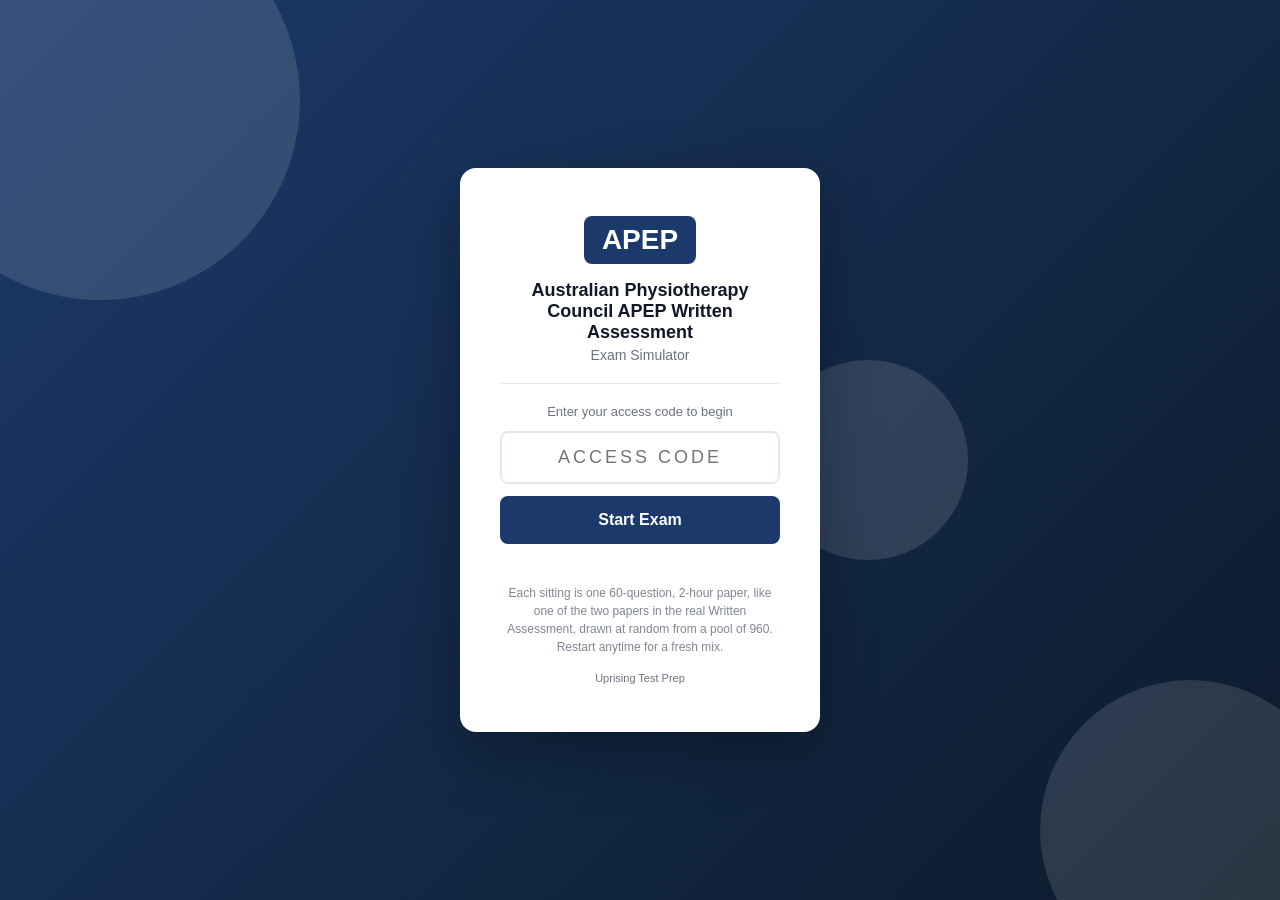
<file: index.html>
<!DOCTYPE html>
<html lang="en">
<head>
  <meta charset="UTF-8" />
  <meta name="viewport" content="width=device-width, initial-scale=1.0, viewport-fit=cover" />
  <meta name="apple-mobile-web-app-capable" content="yes" />
  <meta name="apple-mobile-web-app-status-bar-style" content="black-translucent" />
  <title>APEP Exam Simulator</title>
  <link rel="stylesheet" href="style.css" />
</head>
<body>

<div id="access-gate">
  <div class="gate-bg-shapes">
    <div class="shape shape-1"></div>
    <div class="shape shape-2"></div>
    <div class="shape shape-3"></div>
  </div>
  <div class="gate-card">
    <div class="gate-logo">
      <div class="logo-badge">APEP</div>
    </div>
    <h1 class="gate-title">Australian Physiotherapy Council APEP Written Assessment</h1>
    <p class="gate-subtitle">Exam Simulator</p>
    <div class="gate-divider"></div>
    <p class="gate-instruction">Enter your access code to begin</p>
    <input type="text" id="access-code-input" class="gate-input"
           placeholder="Access Code" autocomplete="off"
           maxlength="20" spellcheck="false" />
    <button id="access-btn" class="gate-btn">Start Exam</button>
    <p id="access-error" class="gate-error"></p>
    <p class="gate-pool-note">Each sitting is one 60-question, 2-hour paper, like one of the two papers in the real Written Assessment, drawn at random from a pool of 960. Restart anytime for a fresh mix.</p>
    <p class="gate-hint">Uprising Test Prep</p>
  </div>
</div>

<div id="app" style="display:none">
  <header class="top-bar">
    <div class="bar-left">
      <span class="bar-logo">APEP</span>
      <span class="bar-title">Exam Simulator</span>
    </div>
    <div class="bar-right">
      <span class="bar-timer" id="timer-display">--:--</span>
      <button class="bar-btn" id="flag-btn">Flag</button>
      <button class="bar-btn bar-btn-primary" id="submit-btn">
        <span class="btn-full">Submit Exam</span>
        <span class="btn-short">Submit</span>
      </button>
    </div>
  </header>

  <div class="progress-strip">
    <div class="progress-bar" id="progress-bar"></div>
  </div>

  <main class="exam-main">
    <div class="question-panel">
      <div class="q-meta">
        <span id="q-counter"></span>
        <span class="q-pool-chip" title="This sitting is one 60-question paper drawn at random from a pool of 960. Restart for a fresh mix.">960 Questions Available</span>
        <span id="q-domain" class="q-domain-tag"></span>
        <span id="q-flag-indicator" class="flag-chip" style="display:none">Flagged</span>
      </div>
      <!-- Shared text for a linked cluster (a clinical case, a reading
           passage). It sits ABOVE the stem, which is the one thing that
           legitimately precedes it, and repeats on every question in the
           cluster so nobody has to page backwards. -->
      <div id="q-cluster-wrap" class="cluster-wrap" style="display:none"></div>
      <p id="question-text" class="q-text"></p>
      <!-- The picture sits BELOW the question text so the simulator matches
           the printed book exactly: stem, then picture, then options. They
           used to disagree (book put the picture under the stem, simulator put
           it above), so no single wording could be true in both places, and
           184 of MLPAO's 185 image questions said "shown above" while the
           book printed the picture below the sentence. Write stems with
           neutral wording ("the strip shown", "the diagram shows") and this
           whole class of bug cannot come back. -->
      <div id="q-image-wrap" style="display:none; margin-bottom:14px;"></div>
      <div id="options-list" class="options-list"></div>
      <div id="explanation-box" class="explanation-box" style="display:none">
        <div class="explanation-label">Explanation</div>
        <p id="explanation-text" class="explanation-text"></p>
      </div>
    </div>
    <div class="nav-bar">
      <button class="nav-btn" id="prev-btn">&#8592; Prev</button>
      <button class="nav-btn nav-btn-map" id="map-btn">Question Map</button>
      <button class="nav-btn nav-btn-next" id="next-btn">Next &#8594;</button>
    </div>
  </main>
</div>

<!-- Question Map Modal -->
<div id="map-modal" style="display:none">
  <div class="map-backdrop" id="map-backdrop"></div>
  <div class="map-panel">
    <div class="map-header">
      <span class="map-title">Question Map</span>
      <button id="map-close" class="map-close-btn">&#x2715; Close</button>
    </div>
    <div class="map-legend">
      <span class="leg-item"><span class="leg-swatch leg-answered"></span>Answered</span>
      <span class="leg-item"><span class="leg-swatch leg-flagged"></span>Flagged</span>
      <span class="leg-item"><span class="leg-swatch leg-unanswered"></span>Unanswered</span>
    </div>
    <div id="q-grid" class="q-grid"></div>
  </div>
</div>

<div id="results-screen" style="display:none">
  <div class="results-card">
    <div class="res-header">
      <div class="res-badge">APEP</div>
      <h2 id="res-status" class="res-status"></h2>
      <p id="res-score" class="res-score"></p>
      <p class="mode-pool-note">The real Written Assessment reports one scaled score of 500 and the Council publishes no percentage pass mark, so this score is a practice benchmark, not a prediction of your result.</p>
    </div>
    <div id="res-domains" class="res-domains"></div>
    <p class="mode-pool-note">This sitting drew 60 questions from a pool of 960. Restart for a fresh mix.</p>
    <button id="res-review-btn" class="res-btn">Review Answers</button>
    <button id="res-restart-btn" class="res-btn res-btn-secondary">Restart</button>
  </div>
</div>

<script src="questions.js"></script>
<script src="app.js"></script>
</body>
</html>
</file>
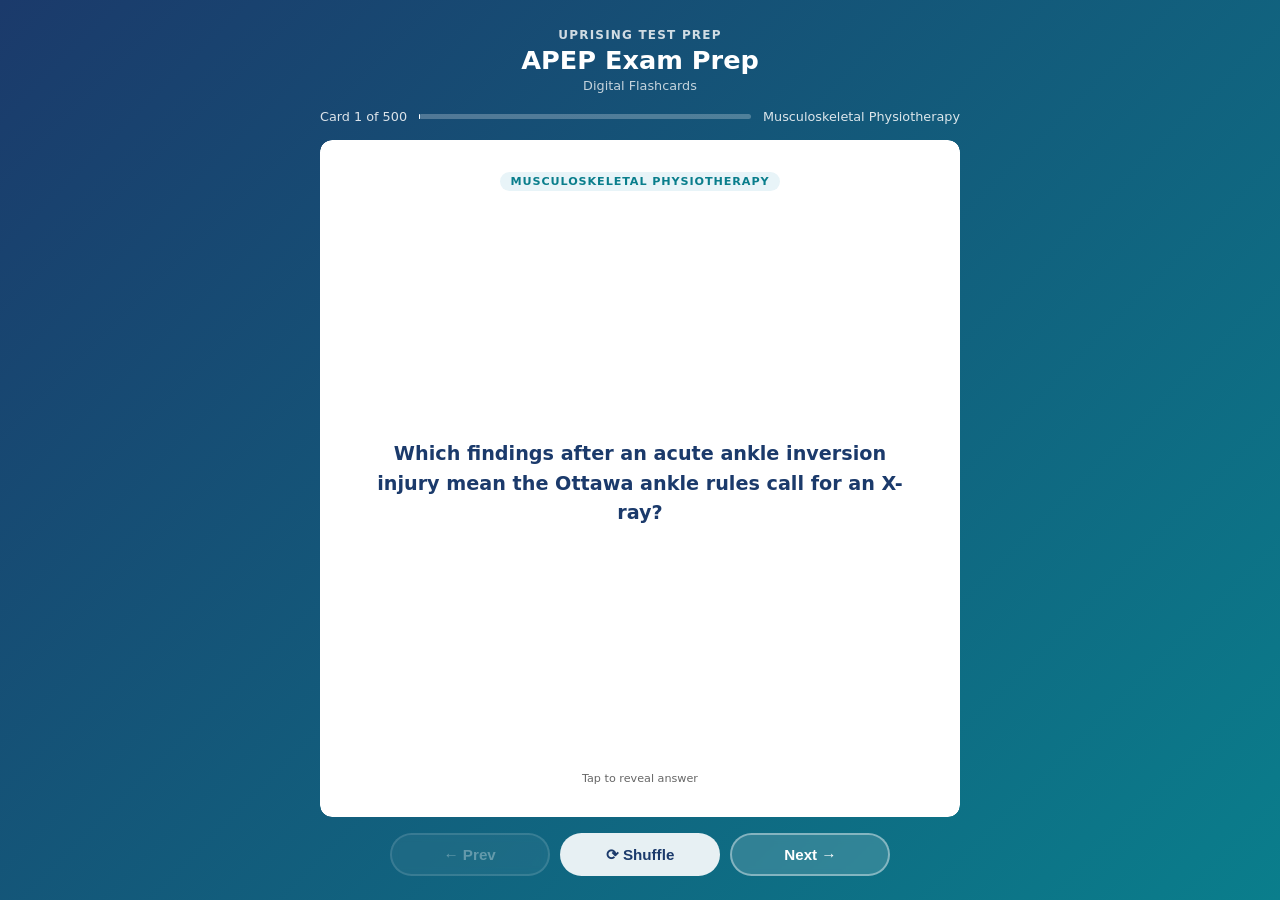
<file: flashcards/index.html>
<!DOCTYPE html>
<html lang="en">
<head>
  <meta charset="UTF-8">
  <meta name="viewport" content="width=device-width, initial-scale=1.0">
  <title>APEP Exam Prep: Flashcards</title>
  <style>
    :root {
      --blue:   #1B3A6B;
      --teal:   #0A7E8C;
      --ltblue: #E8F4F8;
      --white:  #FFFFFF;
      --text:   #1A1A1A;
      --muted:  #666;
      --radius: 12px;
    }
    * { box-sizing: border-box; margin: 0; padding: 0; }
    html, body { height: 100%; }
    body {
      font-family: 'Segoe UI', system-ui, sans-serif;
      background: linear-gradient(135deg, var(--blue) 0%, var(--teal) 100%);
      /* Pinned, not min-height: the page must never grow, or the controls
         get pushed below the fold on iOS where 100dvh and height:100%
         disagree. The height:100% rule above is the pre-dvh fallback. */
      height: 100dvh;
      max-height: 100dvh;
      overflow: hidden;
      display: flex;
      flex-direction: column;
      align-items: center;
      padding: 1.25rem 1rem 1rem;
      gap: 0.75rem;
      overflow-x: hidden;
    }
    header { text-align: center; color: #fff; flex-shrink: 0; }
    header .brand { font-size: 0.75rem; font-weight: 700; letter-spacing: 0.1em; opacity: 0.8; text-transform: uppercase; }
    header h1 { font-size: 1.3rem; font-weight: 800; margin-top: 0.2rem; }
    header .subtitle { font-size: 0.8rem; opacity: 0.75; margin-top: 0.15rem; }
    #progress-info {
      display: flex; align-items: center; gap: 0.75rem;
      color: rgba(255,255,255,0.85); font-size: 0.8rem;
      flex-shrink: 0; width: 100%; max-width: 640px;
    }
    #progress-bar-track {
      flex: 1; background: rgba(255,255,255,0.25);
      border-radius: 4px; height: 5px;
    }
    #progress-bar-fill { height: 100%; background: #fff; border-radius: 4px; transition: width 0.3s; }
    .card-scene {
      width: 100%; max-width: 640px;
      perspective: 1200px;
      cursor: pointer;
      flex: 1; min-height: 0;
      display: flex; flex-direction: column;
    
      /* WebKit does not clip overflow inside a preserve-3d context, so the
         answer pane's own clip is dropped and a long answer paints over the
         Prev/Next row. This element only sets the perspective and is NOT
         itself in the 3D context, so its clip is honoured in every engine. */
      overflow: hidden;
      border-radius: var(--radius);
    }
    .card-inner {
      position: relative; width: 100%;
      flex: 1; min-height: 0;
      transition: transform 0.55s cubic-bezier(.4,0,.2,1);
      transform-style: preserve-3d;
    }
    .card-scene.flipped .card-inner { transform: rotateY(180deg); }
    .card-face {
      position: absolute; inset: 0;
      backface-visibility: hidden; -webkit-backface-visibility: hidden;
      border-radius: var(--radius);
      display: flex; flex-direction: column;
      padding: 1.5rem 1.75rem;
      box-shadow: 0 12px 40px rgba(0,0,0,0.2);
      overflow: hidden;
    
      /* Painting through a mask forces WebKit to allocate a real clipping
         layer for a 3D-transformed element, which is what makes the
         overflow:hidden and the rounded corners above actually apply. */
      -webkit-mask-image: -webkit-radial-gradient(#fff, #000);
              mask-image: radial-gradient(#fff, #000);
    }
    .card-front { background: var(--white); align-items: center; justify-content: center; }
    .card-back  { background: var(--ltblue); transform: rotateY(180deg); }
    .card-badge {
      font-size: 0.7rem; font-weight: 700; text-transform: uppercase;
      letter-spacing: 0.08em;
      background: var(--ltblue); color: var(--teal);
      padding: 0.2rem 0.65rem; border-radius: 20px;
      margin-bottom: 0.85rem; flex-shrink: 0;
    }
    .card-back .card-badge { background: rgba(10,126,140,0.12); }
    .card-front .q-text {
      font-size: 1.1rem; font-weight: 600; color: var(--blue); line-height: 1.55;
      text-align: center; overflow-y: auto; flex: 1;
      display: flex; align-items: center; justify-content: center;
      scrollbar-width: thin; scrollbar-color: rgba(27,58,107,0.3) transparent;
    }
    .card-back .a-label { font-size: 0.7rem; font-weight: 700; color: var(--teal); text-transform: uppercase; letter-spacing: 0.08em; margin-bottom: 0.4rem; flex-shrink: 0; }
    .card-back .a-text  {
      font-size: 0.975rem; color: var(--text); line-height: 1.65;
      overflow-y: auto; flex: 1; min-height: 0; padding-right: 4px;
      scrollbar-width: thin; scrollbar-color: rgba(10,126,140,0.4) transparent;
    
      -webkit-overflow-scrolling: touch;
      overscroll-behavior: contain;
    }
    .card-back .a-text::-webkit-scrollbar { width: 4px; }
    .card-back .a-text::-webkit-scrollbar-track { background: transparent; }
    .card-back .a-text::-webkit-scrollbar-thumb { background: rgba(10,126,140,0.4); border-radius: 4px; }
    .tap-hint { flex-shrink: 0; margin-top: 0.6rem; font-size: 0.7rem; color: var(--muted); text-align: center; }
    .card-back .tap-hint { color: var(--teal); opacity: 0.7; }
    .controls {
      display: flex; gap: 0.65rem; flex-wrap: nowrap;
      justify-content: center; flex-shrink: 0;
      width: 100%; max-width: 640px;
      padding-bottom: env(safe-area-inset-bottom, 0px);
    }
    .btn {
      padding: 0.6rem 1.2rem; border-radius: 50px;
      border: 2px solid rgba(255,255,255,0.4);
      background: rgba(255,255,255,0.15); color: #fff;
      font-weight: 700; font-size: 0.875rem; cursor: pointer;
      transition: all 0.2s; backdrop-filter: blur(4px);
      white-space: nowrap; flex: 1; max-width: 160px;
    }
    .btn:hover { background: rgba(255,255,255,0.3); border-color: rgba(255,255,255,0.7); }
    .btn:active { transform: scale(0.96); }
    .btn:disabled { opacity: 0.35; cursor: not-allowed; }
    .btn.btn-primary { background: rgba(255,255,255,0.9); color: var(--blue); border-color: transparent; }
    .btn.btn-primary:hover { background: #fff; }
    #loading { color: rgba(255,255,255,0.8); font-size: 1rem; text-align: center; padding: 3rem; flex: 1; }
    @media (min-width: 768px) {
      body { padding: 1.75rem 1.5rem 1.5rem; gap: 1rem; }
      header h1 { font-size: 1.6rem; }
      .card-face { padding: 2rem 2.5rem; }
      .card-front .q-text { font-size: 1.2rem; }
      .card-back .a-text { font-size: 1.05rem; }
      .btn { font-size: 0.95rem; padding: 0.65rem 1.4rem; }
    }
    @media (max-width: 380px) {
      body { padding: 0.75rem; gap: 0.5rem; }
      header .brand { font-size: 0.65rem; }
      header h1 { font-size: 1.1rem; }
      header .subtitle { display: none; }
      .card-face { padding: 1rem 1.1rem; }
      .card-front .q-text { font-size: 0.975rem; }
      .card-back .a-text { font-size: 0.875rem; }
      .btn { font-size: 0.8rem; padding: 0.5rem 0.75rem; }
    }
  </style>
</head>
<body>
<header>
  <div class="brand">Uprising Test Prep</div>
  <h1>APEP Exam Prep</h1>
  <div class="subtitle">Digital Flashcards</div>
</header>
<div id="progress-info">
  <span id="card-counter">Card 1</span>
  <div id="progress-bar-track"><div id="progress-bar-fill" style="width:0%"></div></div>
  <span id="domain-label"></span>
</div>
<div id="loading">Loading flashcards...</div>
<div class="card-scene" id="card-scene" style="display:none" onclick="flipCard()">
  <div class="card-inner" id="card-inner">
    <div class="card-face card-front">
      <div class="card-badge" id="front-badge"></div>
      <div class="q-text" id="q-text"></div>
      <div class="tap-hint">Tap to reveal answer</div>
    </div>
    <div class="card-face card-back">
      <div class="card-badge" id="back-badge">Answer</div>
      <div class="a-label">Answer</div>
      <div class="a-text" id="a-text"></div>
      <div class="tap-hint">Tap to flip back</div>
    </div>
  </div>
</div>
<div class="controls" id="controls" style="display:none">
  <button class="btn" id="prev-btn" onclick="event.stopPropagation();move(-1)" disabled>&#8592; Prev</button>
  <button class="btn btn-primary" onclick="event.stopPropagation();shuffleCards()">&#10227; Shuffle</button>
  <button class="btn" id="next-btn" onclick="event.stopPropagation();move(1)">Next &#8594;</button>
</div>
<script>
const DOMAIN_LABELS = {
  musculoskeletal_physiotherapy: "Musculoskeletal Physiotherapy",
  neurological_physiotherapy: "Neurological Physiotherapy",
  cardiorespiratory_physiotherapy: "Cardiorespiratory Physiotherapy",
};
let cards   = [];
let current = 0;
async function init() {
  try {
    const res = await fetch('flashcards.json');
    if (!res.ok) throw new Error('Network error');
    cards = await res.json();
    document.getElementById('loading').style.display    = 'none';
    document.getElementById('card-scene').style.display = 'flex';
    document.getElementById('controls').style.display   = 'flex';
    show();
  } catch (e) {
    document.getElementById('loading').textContent = 'Error loading flashcards. Please try refreshing.';
  }
}
function domainLabel(key) {
  return DOMAIN_LABELS[key] || key.replace(/_/g, ' ').replace(/\b\w/g, c => c.toUpperCase());
}
function show() {
  const c = cards[current];
  document.getElementById('card-scene').classList.remove('flipped');
  document.getElementById('a-text').scrollTop = 0;
  const label = domainLabel(c.domain || c.chapter || '');
  document.getElementById('q-text').textContent       = c.front;
  document.getElementById('a-text').textContent       = c.back;
  document.getElementById('front-badge').textContent  = label;
  document.getElementById('back-badge').textContent   = label;
  document.getElementById('card-counter').textContent = `Card ${current+1} of ${cards.length}`;
  document.getElementById('domain-label').textContent = label;
  document.getElementById('progress-bar-fill').style.width = `${((current+1)/cards.length*100).toFixed(1)}%`;
  document.getElementById('prev-btn').disabled = current === 0;
  document.getElementById('next-btn').disabled = current === cards.length - 1;
}
function flipCard() { document.getElementById('card-scene').classList.toggle('flipped'); }
function move(dir) {
  const next = current + dir;
  if (next < 0 || next >= cards.length) return;
  current = next; show();
}
function shuffleCards() {
  for (let i = cards.length - 1; i > 0; i--) {
    const j = Math.floor(Math.random() * (i+1));
    [cards[i], cards[j]] = [cards[j], cards[i]];
  }
  current = 0; show();
}
document.addEventListener('keydown', e => {
  if (e.key === 'ArrowRight' || e.key === 'ArrowDown') move(1);
  else if (e.key === 'ArrowLeft' || e.key === 'ArrowUp') move(-1);
  else if (e.key === ' ' || e.key === 'Enter') { e.preventDefault(); flipCard(); }
});
init();
</script>
</body>
</html>
</file>
<file: style.css>
/* APEP Exam Simulator, Styles */
:root {
  --primary:   #1B3A6B;
  --pass:      #059669;
  --fail:      #DC2626;
  --bg:        #F3F4F8;
  --card:      #FFFFFF;
  --border:    #E2E8F0;
  --text:      #111827;
  --muted:     #6B7280;
  --radius:    10px;
}
*, *::before, *::after { box-sizing: border-box; margin: 0; padding: 0; }
body {
  font-family: -apple-system, BlinkMacSystemFont, "Segoe UI", sans-serif;
  background: var(--bg);
  color: var(--text);
  height: 100vh;
  height: 100dvh;
  overflow: hidden;
  -webkit-text-size-adjust: 100%;
}

/* ── Access Gate ─────────────────────────────────────────────────────────── */
#access-gate {
  display: flex;
  align-items: center;
  justify-content: center;
  height: 100vh;
  height: 100dvh;
  background: linear-gradient(135deg, var(--primary) 0%, #0d1b2a 100%);
  position: relative;
  overflow: hidden;
  padding: 20px;
  padding-top: max(20px, env(safe-area-inset-top));
  padding-bottom: max(20px, env(safe-area-inset-bottom));
}
.gate-bg-shapes { position: absolute; inset: 0; pointer-events: none; }
.shape { position: absolute; border-radius: 50%; opacity: .12; background: #fff; }
.shape-1 { width: 400px; height: 400px; top: -100px; left: -100px; }
.shape-2 { width: 300px; height: 300px; bottom: -80px; right: -60px; }
.shape-3 { width: 200px; height: 200px; top: 40%; left: 60%; }
.gate-card {
  background: #fff;
  border-radius: 16px;
  padding: 48px 40px;
  text-align: center;
  width: 100%;
  max-width: 360px;
  position: relative;
  z-index: 1;
  box-shadow: 0 20px 60px rgba(0,0,0,.3);
}
.logo-badge {
  display: inline-block;
  background: var(--primary);
  color: #fff;
  font-weight: 800;
  font-size: 28px;
  padding: 8px 18px;
  border-radius: 8px;
}
.gate-title { font-size: 18px; font-weight: 700; margin-top: 16px; color: var(--text); }
.gate-subtitle { color: var(--muted); font-size: 14px; margin-top: 4px; }
.gate-divider { height: 1px; background: var(--border); margin: 20px 0; }
.gate-instruction { font-size: 13px; color: var(--muted); margin-bottom: 12px; }
.gate-input {
  width: 100%;
  padding: 14px 16px;
  border: 2px solid var(--border);
  border-radius: 8px;
  font-size: 18px;
  text-align: center;
  text-transform: uppercase;
  letter-spacing: 3px;
  outline: none;
}
.gate-input:focus { border-color: var(--primary); }
.gate-btn {
  width: 100%;
  margin-top: 12px;
  padding: 15px;
  background: var(--primary);
  color: #fff;
  border: none;
  border-radius: 8px;
  font-size: 16px;
  font-weight: 600;
  cursor: pointer;
  -webkit-tap-highlight-color: transparent;
}
.gate-btn:hover { opacity: .9; }
.gate-error { color: var(--fail); font-size: 13px; margin-top: 8px; min-height: 18px; }
.gate-hint { color: var(--muted); font-size: 11px; margin-top: 16px; }
.gate-pool-note { color: var(--muted); opacity: .85; font-size: 12px; margin-top: 14px; line-height: 1.5; }
.mode-pool-note { color: var(--muted); opacity: .85; font-size: 12.5px; text-align: center; margin: 4px 0 16px; line-height: 1.5; }

/* ── App shell ───────────────────────────────────────────────────────────── */
#app {
  display: flex;
  flex-direction: column;
  height: 100vh;
  height: 100dvh;
  padding-top: env(safe-area-inset-top);
}
.top-bar {
  display: flex;
  justify-content: space-between;
  align-items: center;
  background: var(--primary);
  color: #fff;
  padding: 0 20px;
  padding-left: max(20px, env(safe-area-inset-left));
  padding-right: max(20px, env(safe-area-inset-right));
  height: 52px;
  flex-shrink: 0;
  gap: 8px;
}
.bar-left { display: flex; align-items: center; gap: 8px; min-width: 0; }
.bar-logo { font-weight: 800; font-size: 18px; flex-shrink: 0; }
.bar-title { font-size: 14px; opacity: .8; white-space: nowrap; overflow: hidden; text-overflow: ellipsis; }
.bar-right { display: flex; align-items: center; gap: 8px; flex-shrink: 0; }
.bar-timer {
  font-variant-numeric: tabular-nums;
  font-size: 16px;
  font-weight: 600;
  min-width: 68px;
  text-align: right;
}
.bar-btn {
  padding: 7px 13px;
  background: rgba(255,255,255,.15);
  border: 1px solid rgba(255,255,255,.3);
  color: #fff;
  border-radius: 6px;
  cursor: pointer;
  font-size: 13px;
  white-space: nowrap;
  -webkit-tap-highlight-color: transparent;
  touch-action: manipulation;
}
.bar-btn:hover { background: rgba(255,255,255,.25); }
.bar-btn-primary {
  background: #fff;
  color: var(--primary);
  border-color: #fff;
  font-weight: 600;
}
.bar-btn-primary:hover { background: #f0f0f0; }
.btn-short { display: none; }
.btn-full  { display: inline; }

.progress-strip { height: 4px; background: rgba(0,0,0,.1); flex-shrink: 0; }
.progress-bar   { height: 100%; background: #4ade80; transition: width .3s; }

/* ── Main exam area ──────────────────────────────────────────────────────── */
.exam-main {
  flex: 1;
  overflow: hidden;
  display: flex;
  flex-direction: column;
  padding: 16px 20px 0;
  padding-left: max(16px, env(safe-area-inset-left));
  padding-right: max(16px, env(safe-area-inset-right));
  min-height: 0;
}
.question-panel { flex: 1; overflow-y: auto; padding-bottom: 12px; -webkit-overflow-scrolling: touch; }
.q-meta {
  display: flex;
  align-items: center;
  gap: 8px;
  margin-bottom: 12px;
  font-size: 13px;
  color: var(--muted);
  flex-wrap: wrap;
}
.q-domain-tag {
  background: var(--primary);
  color: #fff;
  padding: 2px 8px;
  border-radius: 4px;
  font-size: 11px;
  font-weight: 600;
}
.q-pool-chip {
  background: #EEF2FF;
  background: color-mix(in srgb, var(--primary) 12%, #fff);
  color: var(--primary);
  border: 1px solid var(--primary);
  padding: 2px 8px;
  border-radius: 10px;
  font-size: 11px;
  font-weight: 700;
  cursor: help;
  white-space: nowrap;
}
.flag-chip {
  background: #FEF3C7;
  color: #92400E;
  padding: 2px 8px;
  border-radius: 4px;
  font-size: 11px;
  font-weight: 600;
}
.cluster-wrap {
  border-left: 4px solid var(--primary, #1B3A6B);
  background: #F2F6FC; border-radius: 8px;
  padding: 10px 14px; margin-bottom: 16px;
}
.cluster-label {
  font-size: 11px; font-weight: 700; letter-spacing: 0.06em;
  text-transform: uppercase; color: var(--primary, #1B3A6B); margin-bottom: 6px;
}
.cluster-body {
  max-height: 38vh; overflow-y: auto; font-size: 15px; line-height: 1.6;
  -webkit-overflow-scrolling: touch;
}
.cluster-body p + p { margin-top: 10px; }
@media (min-width: 1100px) { .cluster-body { max-height: 52vh; } }

.q-image {
  max-width: 100%;
  /* Cap the height too. With only max-width, a tall exhibit renders at full
     width and pushes the stem and every option below the fold, so the question
     looks like it has no answers until the candidate scrolls. Found on CNPLE. */
  max-height: 62vh;
  width: auto;
  height: auto;
  object-fit: contain;
  border-radius: 6px;
  border: 1px solid var(--border);
  display: block;
  margin-bottom: 14px;
}
.q-text { font-size: 16px; line-height: 1.65; margin-bottom: 20px; }
.options-list { display: flex; flex-direction: column; gap: 10px; }
.option {
  display: flex;
  align-items: flex-start;
  gap: 12px;
  padding: 15px 16px;
  background: var(--card);
  border: 2px solid var(--border);
  border-radius: var(--radius);
  cursor: pointer;
  transition: .15s;
  -webkit-tap-highlight-color: transparent;
  touch-action: manipulation;
  min-height: 52px;
}
.option:hover  { border-color: var(--primary); background: #F8FAFF; }
.option.selected  { border-color: var(--primary); background: #EEF3FF; }
.option.correct   { border-color: #059669; background: #ECFDF5; }
.option.incorrect { border-color: #DC2626; background: #FEF2F2; }
.explanation-box {
  margin-top: 20px;
  padding: 16px 18px;
  background: #F0F9FF;
  border-left: 4px solid #2563EB;
  border-radius: 6px;
}
.explanation-label {
  font-size: 11px;
  font-weight: 700;
  text-transform: uppercase;
  letter-spacing: .06em;
  color: #2563EB;
  margin-bottom: 8px;
}
.explanation-text { font-size: 14.5px; line-height: 1.7; color: #1e293b; margin: 0; }
.opt-letter { font-weight: 700; font-size: 15px; color: var(--primary); min-width: 22px; padding-top: 1px; flex-shrink: 0; }
.opt-text   { font-size: 15px; line-height: 1.5; }

/* ── Nav bar ─────────────────────────────────────────────────────────────── */
.nav-bar {
  display: flex;
  align-items: center;
  gap: 8px;
  padding: 10px 0;
  padding-bottom: max(14px, env(safe-area-inset-bottom));
  flex-shrink: 0;
}
.nav-btn {
  flex: 1;
  padding: 13px 8px;
  background: var(--card);
  border: 1px solid var(--border);
  border-radius: 8px;
  cursor: pointer;
  font-size: 15px;
  font-weight: 500;
  text-align: center;
  -webkit-tap-highlight-color: transparent;
  touch-action: manipulation;
  min-height: 48px;
}
.nav-btn:hover      { background: #f0f0f0; }
.nav-btn-map {
  background: var(--bg);
  border-color: var(--primary);
  color: var(--primary);
  font-weight: 600;
}
.nav-btn-map:hover { background: #EEF3FF; }
.nav-btn-next {
  background: var(--primary);
  color: #fff;
  border-color: var(--primary);
}
.nav-btn-next:hover { opacity: .9; }

/* ── Question Map Modal ──────────────────────────────────────────────────── */
#map-modal {
  position: fixed;
  inset: 0;
  z-index: 1000;
  display: flex;
  flex-direction: column;
  justify-content: flex-end;
}
.map-backdrop { position: absolute; inset: 0; background: rgba(0,0,0,.5); }
.map-panel {
  position: relative;
  background: #fff;
  border-radius: 20px 20px 0 0;
  padding: 20px;
  padding-bottom: max(20px, env(safe-area-inset-bottom));
  max-height: 80vh;
  max-height: 80dvh;
  display: flex;
  flex-direction: column;
  box-shadow: 0 -4px 30px rgba(0,0,0,.2);
}
.map-header {
  display: flex;
  align-items: center;
  justify-content: space-between;
  margin-bottom: 12px;
  flex-shrink: 0;
}
.map-title { font-size: 17px; font-weight: 700; color: var(--text); }
.map-close-btn {
  padding: 8px 16px;
  background: var(--bg);
  border: 1px solid var(--border);
  border-radius: 8px;
  cursor: pointer;
  font-size: 14px;
  font-weight: 500;
  min-height: 40px;
  -webkit-tap-highlight-color: transparent;
  touch-action: manipulation;
}
.map-close-btn:hover { background: #e5e7eb; }
.map-legend { display: flex; gap: 16px; margin-bottom: 14px; flex-shrink: 0; flex-wrap: wrap; }
.leg-item { display: flex; align-items: center; gap: 6px; font-size: 13px; color: var(--muted); }
.leg-swatch {
  width: 16px;
  height: 16px;
  border-radius: 3px;
  border: 1px solid var(--border);
  background: var(--card);
  display: inline-block;
  flex-shrink: 0;
}
.leg-swatch.leg-answered  { background: var(--primary); border-color: var(--primary); }
.leg-swatch.leg-flagged   { background: #FEF3C7; border-color: #F59E0B; }
.leg-swatch.leg-unanswered { background: var(--card); }
.q-grid {
  display: flex;
  flex-wrap: wrap;
  gap: 6px;
  overflow-y: auto;
  flex: 1;
  padding-bottom: 8px;
  -webkit-overflow-scrolling: touch;
}
.grid-btn {
  width: 40px;
  height: 40px;
  border: 1px solid var(--border);
  border-radius: 6px;
  background: var(--card);
  font-size: 12px;
  cursor: pointer;
  font-weight: 500;
  -webkit-tap-highlight-color: transparent;
  touch-action: manipulation;
}
.grid-btn.answered { background: var(--primary); color: #fff; border-color: var(--primary); }
.grid-btn.flagged  { background: #FEF3C7; border-color: #F59E0B; }
.grid-btn.active   { outline: 3px solid var(--primary); outline-offset: 2px; }

/* ── Results ─────────────────────────────────────────────────────────────── */
#results-screen {
  display: flex;
  align-items: flex-start;
  justify-content: center;
  min-height: 100vh;
  min-height: 100dvh;
  background: var(--bg);
  overflow-y: auto;
  -webkit-overflow-scrolling: touch;
  padding: 20px 16px;
  padding-top: max(20px, env(safe-area-inset-top));
  padding-bottom: max(20px, env(safe-area-inset-bottom));
}
.results-card {
  background: var(--card);
  border-radius: 16px;
  padding: 40px;
  max-width: 480px;
  width: 100%;
  box-shadow: 0 8px 30px rgba(0,0,0,.1);
}
.res-header { text-align: center; margin-bottom: 24px; }
.res-badge {
  display: inline-block;
  background: var(--primary);
  color: #fff;
  font-weight: 800;
  font-size: 22px;
  padding: 6px 16px;
  border-radius: 8px;
}
.res-status { font-size: 36px; font-weight: 800; margin-top: 12px; }
.res-score  { font-size: 18px; color: var(--muted); margin-top: 4px; }
.res-domains { margin-bottom: 24px; display: flex; flex-direction: column; gap: 10px; }
.res-domain-row { display: flex; align-items: center; gap: 8px; font-size: 13px; }
.res-domain-name { width: 160px; font-weight: 500; flex-shrink: 0; }
.res-domain-bar-wrap { flex: 1; background: #E5E7EB; border-radius: 4px; height: 8px; overflow: hidden; }
.res-domain-bar { height: 100%; border-radius: 4px; transition: width .5s; }
.res-domain-pct { width: 36px; text-align: right; font-weight: 600; }
.res-btn {
  width: 100%;
  padding: 15px;
  background: var(--primary);
  color: #fff;
  border: none;
  border-radius: 8px;
  font-size: 15px;
  font-weight: 600;
  cursor: pointer;
  margin-bottom: 10px;
  min-height: 52px;
  -webkit-tap-highlight-color: transparent;
  touch-action: manipulation;
}
.res-btn:hover { opacity: .9; }
.res-btn-secondary {
  background: transparent;
  color: var(--primary);
  border: 2px solid var(--primary);
}
.res-btn-secondary:hover { background: var(--primary); color: #fff; }

/* ── Mobile breakpoint (phones ≤ 640px) ─────────────────────────────────── */
@media (max-width: 640px) {
  /* Gate card */
  .gate-card { padding: 32px 24px; }

  /* Top bar: hide long title text, swap Submit label */
  .bar-title  { display: none; }
  .btn-full   { display: none; }
  .btn-short  { display: inline; }
  .bar-right  { gap: 6px; }
  .bar-btn    { padding: 6px 10px; font-size: 12px; }
  .bar-timer  { font-size: 14px; min-width: 58px; }

  /* Exam main */
  .exam-main { padding: 12px 14px 0; }
  .q-text { font-size: 16px; }
  .opt-text { font-size: 15px; }

  /* Nav bar, bigger touch targets */
  .nav-btn { font-size: 14px; padding: 14px 6px; }

  /* Results */
  .results-card { padding: 28px 20px; }
  .res-domain-name { width: 110px; font-size: 12px; }
  .res-domain-pct  { font-size: 12px; }
  .res-status { font-size: 30px; }

  /* Map grid, slightly bigger buttons on phones */
  .grid-btn { width: 42px; height: 42px; }
}

/* ── Very small phones (≤ 380px) ────────────────────────────────────────── */
@media (max-width: 380px) {
  .bar-logo { font-size: 15px; }
  .bar-btn  { padding: 5px 8px; font-size: 11px; }
  .bar-timer { font-size: 13px; min-width: 52px; }
  .nav-btn  { font-size: 13px; }
  .grid-btn { width: 38px; height: 38px; font-size: 11px; }
}
</file>
